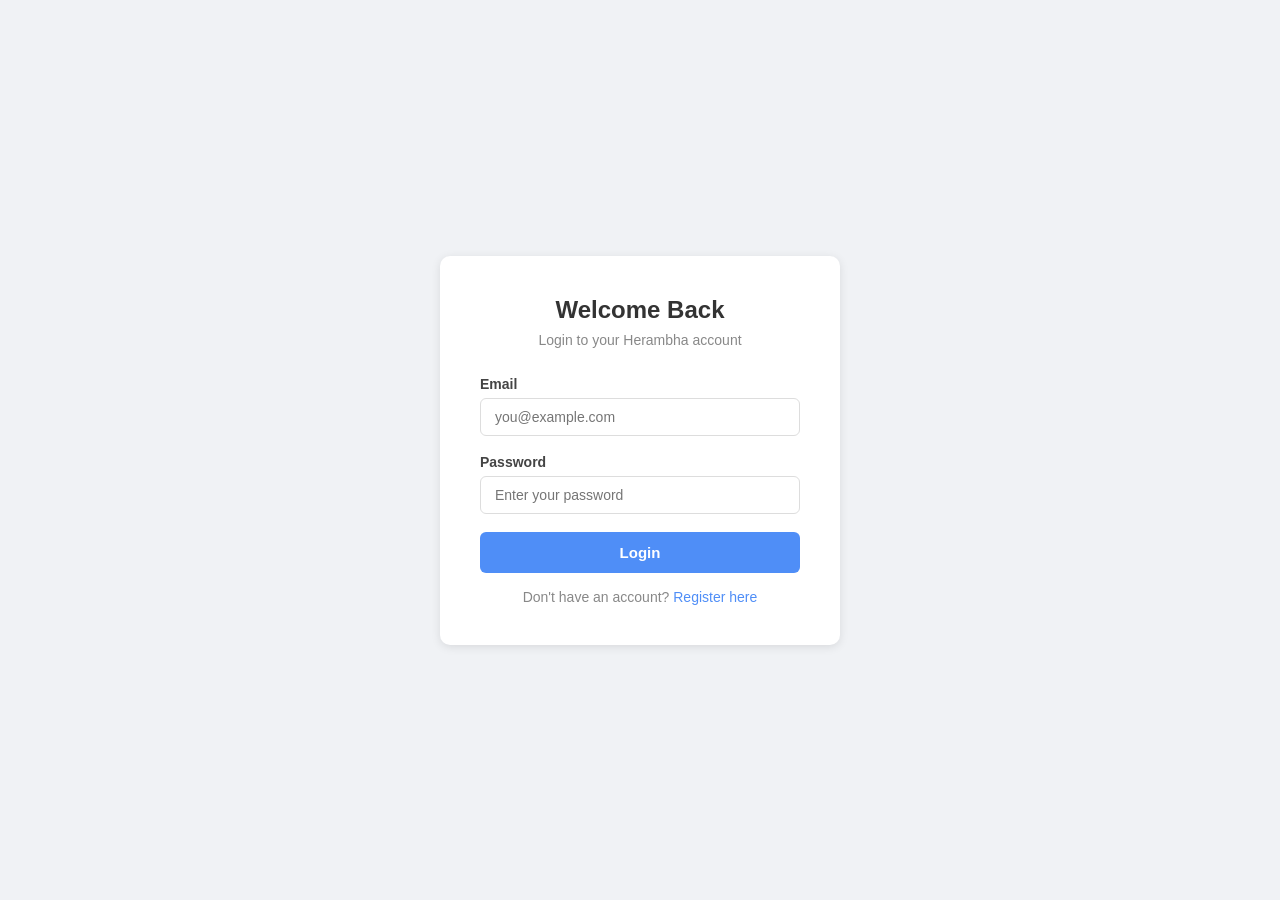
<file: app/templates/login.html>
<!DOCTYPE html>
<html lang="en">
<head>
    <meta charset="UTF-8">
    <meta name="viewport" content="width=device-width, initial-scale=1.0">
    <title>Login - Herambha Blogs</title>
    <link rel="stylesheet" href="../static/login.css">
</head>
<body>

<div class="card">
    <h2>Welcome Back</h2>
    <p class="subtitle">Login to your Herambha account</p>

    <div class="error" id="error-msg"></div>
    <div class="success" id="success-msg"></div>

    <label for="email">Email</label>
    <input type="email" id="email" placeholder="you@example.com">

    <label for="password">Password</label>
    <input type="password" id="password" placeholder="Enter your password">

    <button class="btn" onclick="login()">Login</button>

    <p class="msg">Don't have an account? <a href="/register">Register here</a></p>
</div>

<script>
    window.onload = function () {
    const isLoggedIn = localStorage.getItem("isLoggedIn");
    const username = localStorage.getItem("username");

    const loginBtn = document.getElementById("login-btn");
    const registerBtn = document.getElementById("register-btn");
    const postBtn = document.getElementById("post-btn");
    const userCircle = document.getElementById("user-circle");

    if (isLoggedIn === "true") {
        // hide login/register
        if (loginBtn) loginBtn.style.display = "none";
        if (registerBtn) registerBtn.style.display = "none";

        // show user first letter
        if (userCircle && username) {
            userCircle.style.display = "inline-flex";
            userCircle.innerText = username.charAt(0).toUpperCase();
        }

        // change post → publish
        if (postBtn) {
            postBtn.innerText = "Publish";
            postBtn.href = "/publish";
        }
    }
};
    async function login() {
    const email = document.getElementById('email').value.trim();
    const password = document.getElementById('password').value.trim();
    const errorBox = document.getElementById('error-msg');
    const successBox = document.getElementById('success-msg');

    errorBox.style.display = 'none';
    successBox.style.display = 'none';

    if (!email || !password) {
        errorBox.textContent = 'Please fill all fields.';
        errorBox.style.display = 'block';
        return;
    }

    try {
        const res = await fetch('/api/login', {
            method: 'POST',
            credentials: 'include',
            headers: { 'Content-Type': 'application/json' },
            body: JSON.stringify({ email, password })
        });

        const data = await res.json();

        if (res.ok) {
            // ✅ ADD THIS (VERY IMPORTANT)
            localStorage.setItem("isLoggedIn", "true");
            localStorage.setItem("username", data.username);

            successBox.textContent = data.message;
            successBox.style.display = 'block';

            setTimeout(() => window.location.href = '/', 1000);
        } else {
            errorBox.textContent = data.message || 'Login failed.';
            errorBox.style.display = 'block';
        }
    } catch (e) {
        errorBox.textContent = 'Server error. Please try again.';
        errorBox.style.display = 'block';
    }
}
</script>

</body>
</html>
</file>
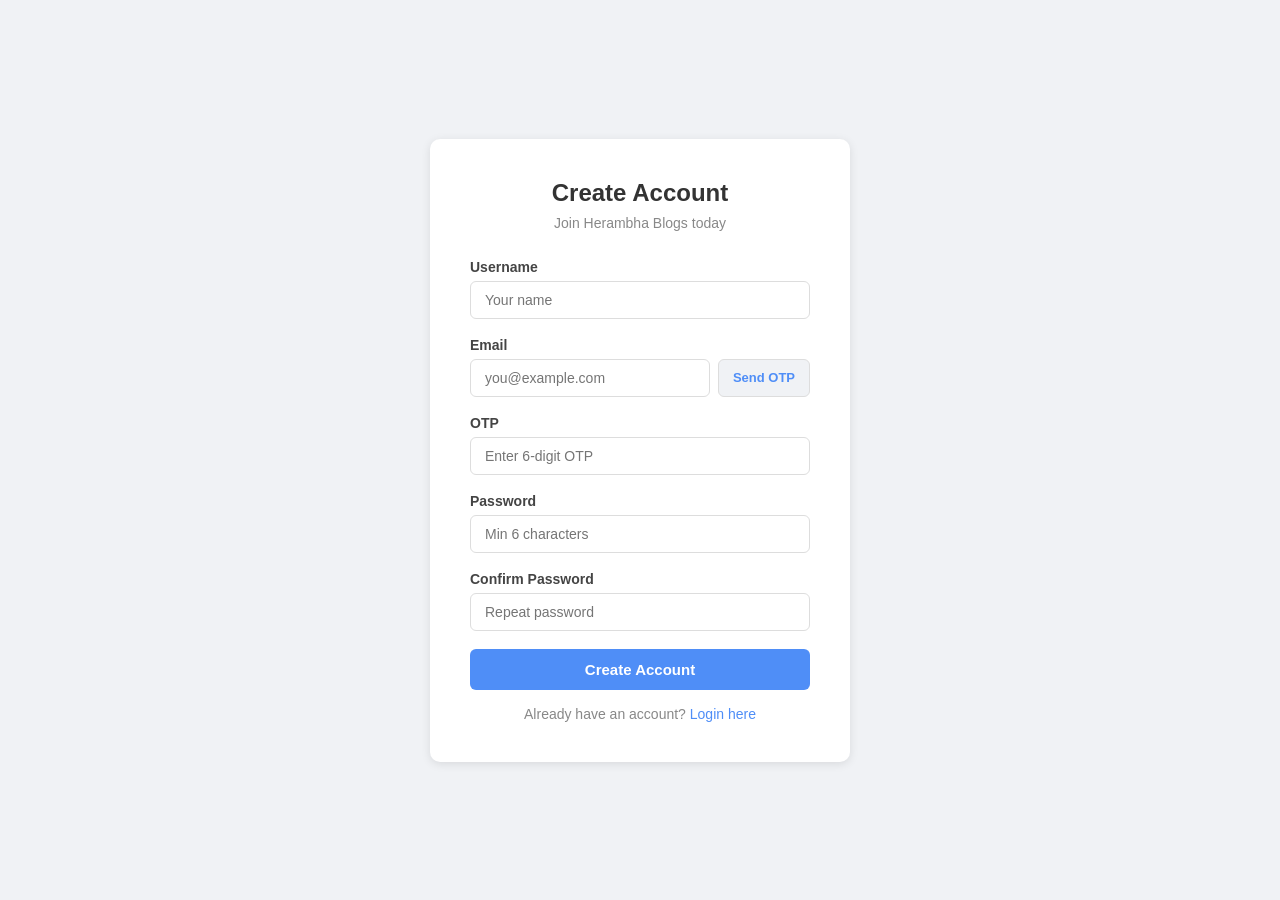
<file: app/templates/register.html>
<!DOCTYPE html>
<html lang="en">
<head>
    <meta charset="UTF-8">
    <meta name="viewport" content="width=device-width, initial-scale=1.0">
    <title>Register - Herambha Blogs</title>
    <link rel="stylesheet" href="../static/register.css">
</head>
<body>

<div class="card">
    <h2>Create Account</h2>
    <p class="subtitle">Join Herambha Blogs today</p>

    <div class="error" id="error-msg"></div>
    <div class="success" id="success-msg"></div>

    <label for="username">Username</label>
    <input type="text" id="username" placeholder="Your name">

    <label for="email">Email</label>
    <div class="otp-row">
        <input type="email" id="email" placeholder="you@example.com">
        <button class="otp-btn" id="otp-btn" onclick="sendOtp()">Send OTP</button>
    </div>
    <div id="otp-box" style="
    display:none;
    background:#e8f0fe;
    border:1px solid #4f8ef7;
    border-radius:6px;
    padding:14px;
    text-align:center;
    margin-bottom:18px;">
    <p style="font-size:13px;color:#555;margin-bottom:6px;">Your OTP is</p>
    <strong id="otp-display" style="
        font-size:28px;
        letter-spacing:8px;
        color:#4f8ef7;
        font-family:monospace;">
    </strong>
</div>

    <label for="otp">OTP</label>
    <input type="text" id="otp" placeholder="Enter 6-digit OTP" maxlength="6">
    <div class="timer" id="timer">OTP expires in <span id="countdown">10:00</span></div>

    <label for="password">Password</label>
    <input type="password" id="password" placeholder="Min 6 characters">

    <label for="confirm">Confirm Password</label>
    <input type="password" id="confirm" placeholder="Repeat password">

    <button class="btn" onclick="register()">Create Account</button>

    <p class="msg">Already have an account? <a href="/login">Login here</a></p>
</div>

<script>
    window.onload = function () {
    const isLoggedIn = localStorage.getItem("isLoggedIn");
    const username = localStorage.getItem("username");

    const loginBtn = document.getElementById("login-btn");
    const registerBtn = document.getElementById("register-btn");
    const postBtn = document.getElementById("post-btn");
    const userCircle = document.getElementById("user-circle");

    if (isLoggedIn === "true") {
        // hide login/register
        if (loginBtn) loginBtn.style.display = "none";
        if (registerBtn) registerBtn.style.display = "none";

        // show user first letter
        if (userCircle && username) {
            userCircle.style.display = "inline-flex";
            userCircle.innerText = username.charAt(0).toUpperCase();
        }

        // change post → publish
        if (postBtn) {
            postBtn.innerText = "Publish";
            postBtn.href = "/publish";
        }
    }
};
    let timerInterval;

    async function sendOtp() {
        const email = document.getElementById('email').value.trim();
        const errorBox = document.getElementById('error-msg');
        const successBox = document.getElementById('success-msg');

        errorBox.style.display = 'none';
        successBox.style.display = 'none';

        if (!email) {
            errorBox.textContent = 'Please enter your email first.';
            errorBox.style.display = 'block';
            return;
        }

        try {
            const res = await fetch('/api/otp_sending', {
                method: 'POST',
                headers: { 'Content-Type': 'application/json' },
                body: JSON.stringify({ user_email: email })
            });

            const data = await res.json();

            if (res.ok) {
                successBox.textContent = data.message;
                successBox.style.display = 'block';
                startTimer(10 * 60);

                // disable button for 60 seconds
                const btn = document.getElementById('otp-btn');
                btn.disabled = true;
                let sec = 60;
                const interval = setInterval(() => {
                    btn.textContent = `Resend (${sec}s)`;
                    sec--;
                    if (sec < 0) {
                        clearInterval(interval);
                        btn.disabled = false;
                        btn.textContent = 'Resend OTP';
                    }
                }, 1000);
            } else {
                errorBox.textContent = data.message || 'Failed to send OTP.';
                errorBox.style.display = 'block';
            }
        } catch (e) {
            errorBox.textContent = 'Server error. Please try again.';
            errorBox.style.display = 'block';
        }
    }

    function startTimer(seconds) {
        clearInterval(timerInterval);
        const timerEl = document.getElementById('timer');
        const countdown = document.getElementById('countdown');
        timerEl.style.display = 'block';

        timerInterval = setInterval(() => {
            const m = Math.floor(seconds / 60);
            const s = seconds % 60;
            countdown.textContent = m + ':' + String(s).padStart(2, '0');
            seconds--;
            if (seconds < 0) {
                clearInterval(timerInterval);
                countdown.textContent = 'Expired';
            }
        }, 1000);
    }

    async function register() {
        const username = document.getElementById('username').value.trim();
        const email = document.getElementById('email').value.trim();
        const otp_ = document.getElementById('otp').value.trim();
        const password = document.getElementById('password').value.trim();
        const conform_pass = document.getElementById('confirm').value.trim();
        const errorBox = document.getElementById('error-msg');
        const successBox = document.getElementById('success-msg');

        errorBox.style.display = 'none';
        successBox.style.display = 'none';

        if (!username || !email || !otp_ || !password || !conform_pass) {
            errorBox.textContent = 'Please fill all fields.';
            errorBox.style.display = 'block';
            return;
        }

        if (password !== conform_pass) {
            errorBox.textContent = 'Passwords do not match.';
            errorBox.style.display = 'block';
            return;
        }

        try {
            const res = await fetch('/api/registration', {
                method: 'POST',
                headers: { 'Content-Type': 'application/json' },
                body: JSON.stringify({ username, email, otp_, password, conform_pass })
            });

            const data = await res.json();

            if (res.ok) {
                successBox.textContent = data.message + ' Redirecting to login...';
                successBox.style.display = 'block';
                setTimeout(() => window.location.href = '/login', 1500);
            } else {
                errorBox.textContent = data.message || 'Registration failed.';
                errorBox.style.display = 'block';
            }
        } catch (e) {
            errorBox.textContent = 'Server error. Please try again.';
            errorBox.style.display = 'block';
        }
    }
    async function sendOtp() {
    const email      = document.getElementById('email').value.trim();
    const errorBox   = document.getElementById('error-msg');
    const successBox = document.getElementById('success-msg');

    errorBox.style.display   = 'none';
    successBox.style.display = 'none';

    if (!email) {
        errorBox.textContent   = 'Please enter your email first.';
        errorBox.style.display = 'block';
        return;
    }

    try {
        const res  = await fetch('/api/otp_sending', {
            method: 'POST',
            headers: { 'Content-Type': 'application/json' },
            body: JSON.stringify({ user_email: email })
        });

        const data = await res.json();

        if (res.ok) {
            // ✅ show OTP on screen and auto fill input
            document.getElementById('otp').value          = data.otp;
            document.getElementById('otp-display').textContent = data.otp;
            document.getElementById('otp-box').style.display   = 'block';

            successBox.textContent   = 'OTP generated! It is shown below.';
            successBox.style.display = 'block';
            startTimer(10 * 60);

            const btn = document.getElementById('otp-btn');
            btn.disabled = true;
            let sec = 60;
            const interval = setInterval(() => {
                btn.textContent = `Resend (${sec}s)`;
                sec--;
                if (sec < 0) {
                    clearInterval(interval);
                    btn.disabled  = false;
                    btn.textContent = 'Resend OTP';
                }
            }, 1000);
        } else {
            errorBox.textContent   = data.message || 'Failed.';
            errorBox.style.display = 'block';
        }
    } catch (e) {
        errorBox.textContent   = 'Server error. Please try again.';
        errorBox.style.display = 'block';
    }
}
</script>

</body>
</html>
</file>
<file: app/static/login.css>
* { margin: 0; padding: 0; box-sizing: border-box; }

        body {
            font-family: Arial, sans-serif;
            background: #f0f2f5;
            display: flex;
            justify-content: center;
            align-items: center;
            min-height: 100vh;
        }

        .card {
            background: white;
            padding: 40px;
            border-radius: 10px;
            box-shadow: 0 2px 10px rgba(0,0,0,0.1);
            width: 100%;
            max-width: 400px;
        }

        .card h2 {
            text-align: center;
            font-size: 24px;
            color: #333;
            margin-bottom: 8px;
        }

        .card p.subtitle {
            text-align: center;
            color: #888;
            font-size: 14px;
            margin-bottom: 28px;
        }

        label {
            display: block;
            font-size: 14px;
            font-weight: bold;
            color: #444;
            margin-bottom: 6px;
        }

        input {
            width: 100%;
            padding: 10px 14px;
            border: 1px solid #ddd;
            border-radius: 6px;
            font-size: 14px;
            margin-bottom: 18px;
            outline: none;
        }

        input:focus { border-color: #4f8ef7; }

        .btn {
            width: 100%;
            padding: 12px;
            background: #4f8ef7;
            color: white;
            border: none;
            border-radius: 6px;
            font-size: 15px;
            font-weight: bold;
            cursor: pointer;
        }

        .btn:hover { background: #3a7ae0; }

        .msg {
            text-align: center;
            margin-top: 16px;
            font-size: 14px;
            color: #888;
        }

        .msg a { color: #4f8ef7; text-decoration: none; }
        .msg a:hover { text-decoration: underline; }

        .error {
            background: #fff0f0;
            color: #d32f2f;
            border: 1px solid #ffcdd2;
            padding: 10px 14px;
            border-radius: 6px;
            font-size: 13px;
            margin-bottom: 16px;
            display: none;
        }

        .success {
            background: #f0fff4;
            color: #2e7d32;
            border: 1px solid #c8e6c9;
            padding: 10px 14px;
            border-radius: 6px;
            font-size: 13px;
            margin-bottom: 16px;
            display: none;
        }
</file>
<file: app/static/register.css>
* { margin: 0; padding: 0; box-sizing: border-box; }

        body {
            font-family: Arial, sans-serif;
            background: #f0f2f5;
            display: flex;
            justify-content: center;
            align-items: center;
            min-height: 100vh;
            padding: 20px;
        }

        .card {
            background: white;
            padding: 40px;
            border-radius: 10px;
            box-shadow: 0 2px 10px rgba(0,0,0,0.1);
            width: 100%;
            max-width: 420px;
        }

        .card h2 {
            text-align: center;
            font-size: 24px;
            color: #333;
            margin-bottom: 8px;
        }

        .card p.subtitle {
            text-align: center;
            color: #888;
            font-size: 14px;
            margin-bottom: 28px;
        }

        label {
            display: block;
            font-size: 14px;
            font-weight: bold;
            color: #444;
            margin-bottom: 6px;
        }

        input {
            width: 100%;
            padding: 10px 14px;
            border: 1px solid #ddd;
            border-radius: 6px;
            font-size: 14px;
            margin-bottom: 18px;
            outline: none;
        }

        input:focus { border-color: #4f8ef7; }

        .otp-row {
            display: flex;
            gap: 8px;
            margin-bottom: 18px;
        }

        .otp-row input {
            flex: 1;
            margin-bottom: 0;
        }

        .otp-btn {
            padding: 10px 14px;
            background: #f0f2f5;
            border: 1px solid #ddd;
            border-radius: 6px;
            font-size: 13px;
            font-weight: bold;
            cursor: pointer;
            color: #4f8ef7;
            white-space: nowrap;
        }

        .otp-btn:hover { background: #e2e6ea; }
        .otp-btn:disabled { color: #aaa; cursor: not-allowed; }

        .btn {
            width: 100%;
            padding: 12px;
            background: #4f8ef7;
            color: white;
            border: none;
            border-radius: 6px;
            font-size: 15px;
            font-weight: bold;
            cursor: pointer;
        }

        .btn:hover { background: #3a7ae0; }

        .msg {
            text-align: center;
            margin-top: 16px;
            font-size: 14px;
            color: #888;
        }

        .msg a { color: #4f8ef7; text-decoration: none; }
        .msg a:hover { text-decoration: underline; }

        .error {
            background: #fff0f0;
            color: #d32f2f;
            border: 1px solid #ffcdd2;
            padding: 10px 14px;
            border-radius: 6px;
            font-size: 13px;
            margin-bottom: 16px;
            display: none;
        }

        .success {
            background: #f0fff4;
            color: #2e7d32;
            border: 1px solid #c8e6c9;
            padding: 10px 14px;
            border-radius: 6px;
            font-size: 13px;
            margin-bottom: 16px;
            display: none;
        }

        .timer {
            font-size: 12px;
            color: #888;
            margin-top: -14px;
            margin-bottom: 14px;
            display: none;
        }
</file>
